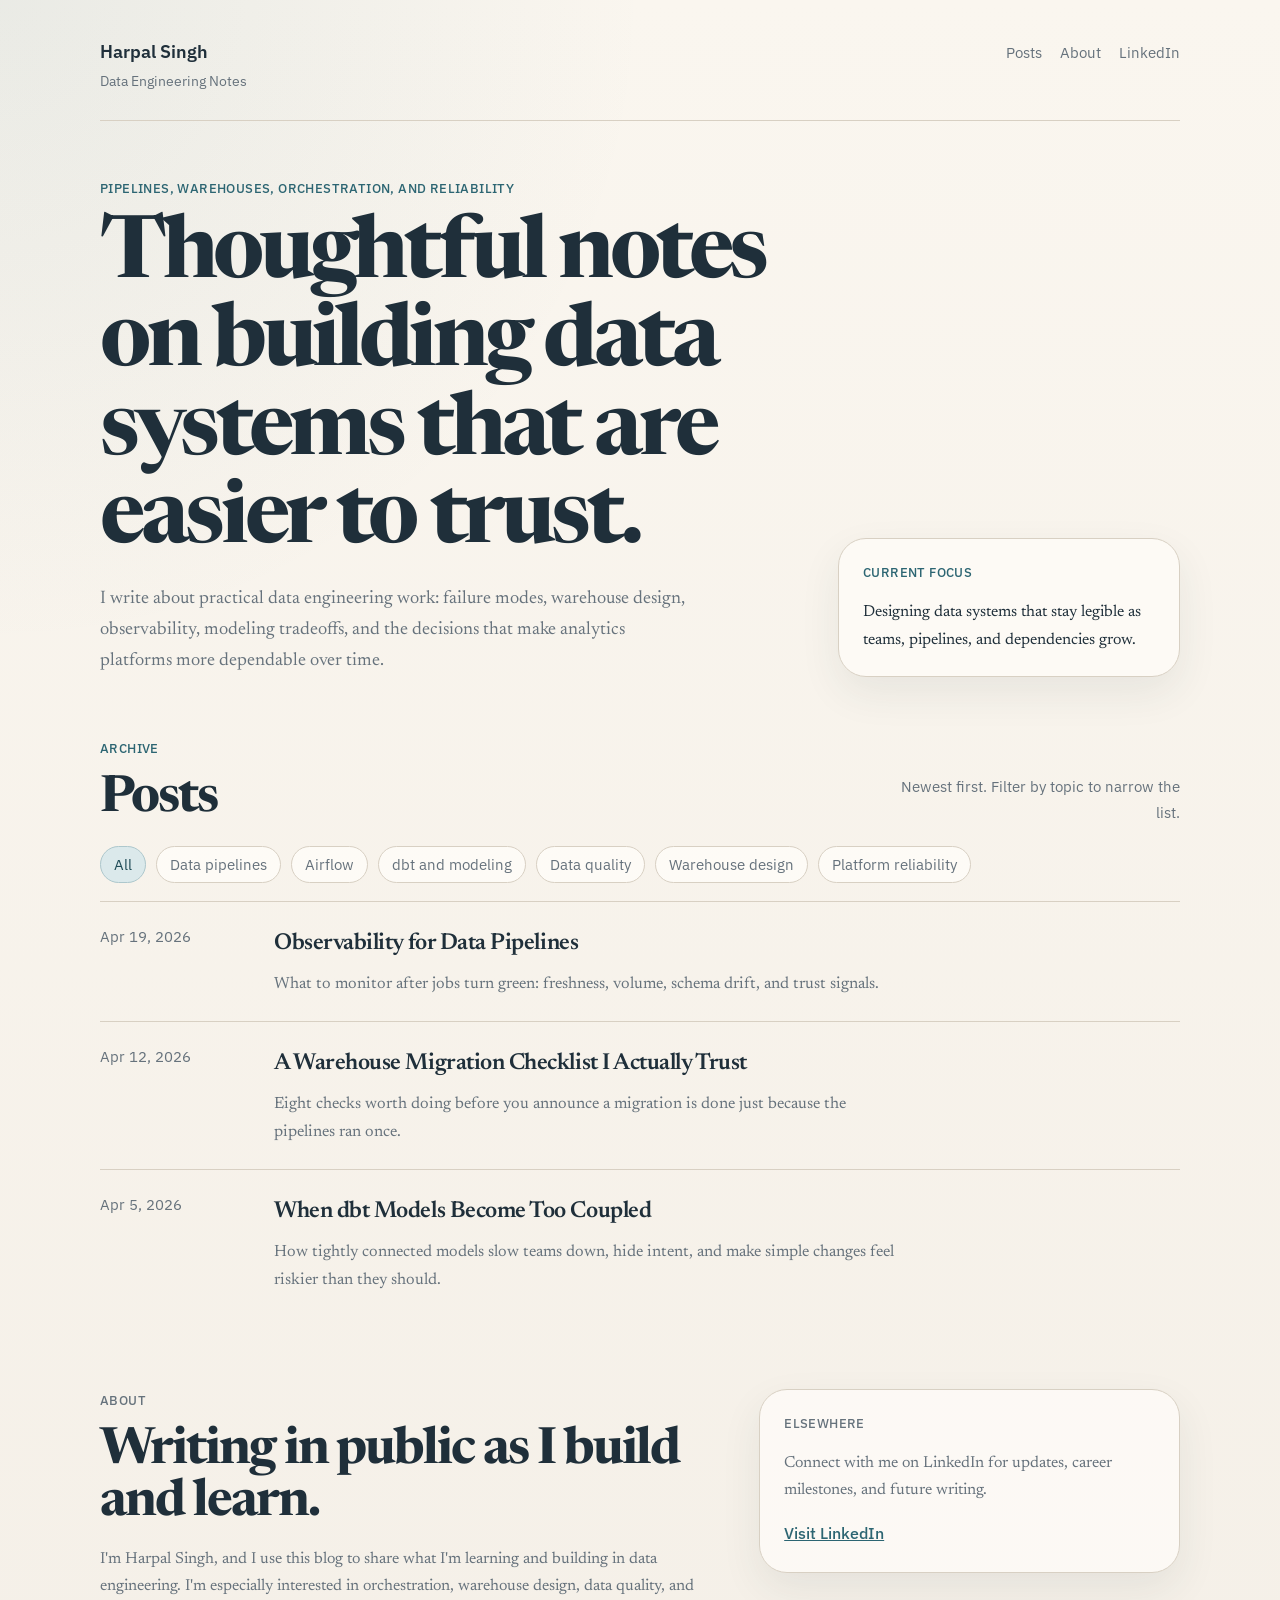
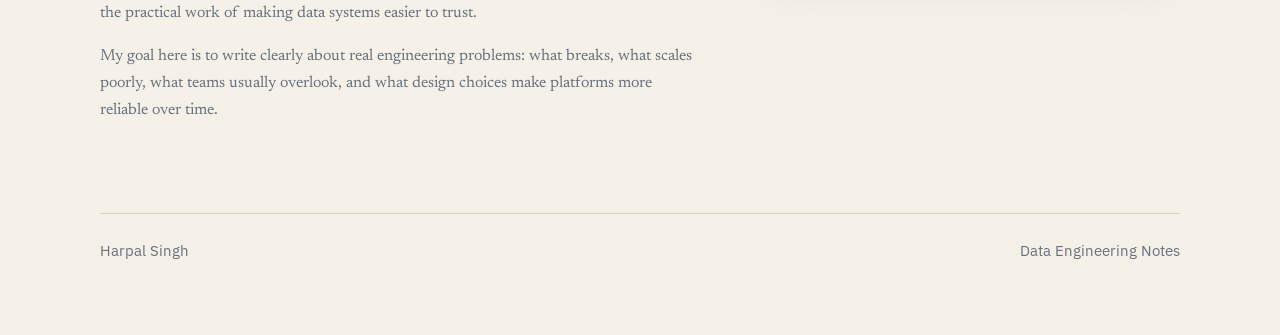
<file: index.html>
<!DOCTYPE html>
<html lang="en">
<head>
  <meta charset="UTF-8">
  <meta name="viewport" content="width=device-width, initial-scale=1.0">
  <title>Harpal Singh - Data Engineering Notes</title>
  <meta
    name="description"
    content="A personal blog about data engineering, orchestration, warehouse design, and building data systems people can trust."
  >
  <link rel="preconnect" href="https://fonts.googleapis.com">
  <link rel="preconnect" href="https://fonts.gstatic.com" crossorigin>
  <link
    href="https://fonts.googleapis.com/css2?family=Newsreader:opsz,wght@6..72,400;6..72,600;6..72,700&family=IBM+Plex+Sans:wght@400;500;600&display=swap"
    rel="stylesheet"
  >
  <link rel="stylesheet" href="styles.css">
</head>
<body>
  <div class="page-shell">
    <header class="site-header">
      <div class="brand-block">
        <a class="site-brand" href="index.html">Harpal Singh</a>
        <p class="site-kicker">Data Engineering Notes</p>
      </div>
      <nav class="site-nav" aria-label="Primary">
        <a href="#posts">Posts</a>
        <a href="#about">About</a>
        <a href="https://www.linkedin.com/in/harpal-singh091/">LinkedIn</a>
      </nav>
    </header>

    <main>
      <section class="hero">
        <div class="hero-copy">
          <p class="eyebrow">Pipelines, warehouses, orchestration, and reliability</p>
          <h1>Thoughtful notes on building data systems that are easier to trust.</h1>
          <p class="hero-text">
            I write about practical data engineering work: failure modes, warehouse
            design, observability, modeling tradeoffs, and the decisions that make
            analytics platforms more dependable over time.
          </p>
        </div>
        <aside class="hero-note">
          <p class="hero-note-label">Current focus</p>
          <p>
            Designing data systems that stay legible as teams, pipelines, and
            dependencies grow.
          </p>
        </aside>
      </section>

      <section id="posts" class="archive">
        <div class="archive-head">
          <div>
            <p class="section-label">Archive</p>
            <h2>Posts</h2>
          </div>
          <p id="posts-status" class="archive-status">
            Newest first. Filter by topic to narrow the list.
          </p>
        </div>

        <div id="topics" class="topic-strip" aria-label="Topic filters">
          <button class="topic-pill is-active" type="button" data-topic="all">All</button>
          <button class="topic-pill" type="button" data-topic="data-pipelines">Data pipelines</button>
          <button class="topic-pill" type="button" data-topic="airflow-and-orchestration">Airflow</button>
          <button class="topic-pill" type="button" data-topic="dbt-and-modeling">dbt and modeling</button>
          <button class="topic-pill" type="button" data-topic="data-quality">Data quality</button>
          <button class="topic-pill" type="button" data-topic="warehouse-design">Warehouse design</button>
          <button class="topic-pill" type="button" data-topic="platform-reliability">Platform reliability</button>
        </div>

        <ol class="post-list">
          <!-- POST_LIST_START -->
          <li class="post-row" data-topics="data-pipelines data-quality platform-reliability">
            <time datetime="2026-04-19">Apr 19, 2026</time>
            <div class="post-main">
              <a href="posts/observability-for-data-pipelines.html">Observability for Data Pipelines</a>
              <p>What to monitor after jobs turn green: freshness, volume, schema drift, and trust signals.</p>
            </div>
          </li>
          <li class="post-row" data-topics="warehouse-design data-pipelines platform-reliability">
            <time datetime="2026-04-12">Apr 12, 2026</time>
            <div class="post-main">
              <a href="posts/warehouse-migration-checklist.html">A Warehouse Migration Checklist I Actually Trust</a>
              <p>Eight checks worth doing before you announce a migration is done just because the pipelines ran once.</p>
            </div>
          </li>
          <li class="post-row" data-topics="dbt-and-modeling data-pipelines">
            <time datetime="2026-04-05">Apr 5, 2026</time>
            <div class="post-main">
              <a href="posts/dbt-model-coupling.html">When dbt Models Become Too Coupled</a>
              <p>How tightly connected models slow teams down, hide intent, and make simple changes feel riskier than they should.</p>
            </div>
          </li>
          <!-- POST_LIST_END -->
        </ol>

        <p id="empty-state" class="empty-state" hidden>
          No posts match this topic yet.
        </p>
      </section>

      <section id="about" class="about-section">
        <div class="about-copy">
          <p class="section-label">About</p>
          <h2>Writing in public as I build and learn.</h2>
          <p>
            I'm Harpal Singh, and I use this blog to share what I'm learning and building
            in data engineering. I'm especially interested in orchestration, warehouse
            design, data quality, and the practical work of making data systems easier
            to trust.
          </p>
          <p>
            My goal here is to write clearly about real engineering problems: what
            breaks, what scales poorly, what teams usually overlook, and what design
            choices make platforms more reliable over time.
          </p>
        </div>
        <div class="about-card">
          <p class="about-card-label">Elsewhere</p>
          <p>Connect with me on LinkedIn for updates, career milestones, and future writing.</p>
          <a href="https://www.linkedin.com/in/harpal-singh091/">Visit LinkedIn</a>
        </div>
      </section>
    </main>

    <footer class="site-footer">
      <p>Harpal Singh</p>
      <p>Data Engineering Notes</p>
    </footer>
  </div>

  <script src="script.js"></script>
</body>
</html>
</file>
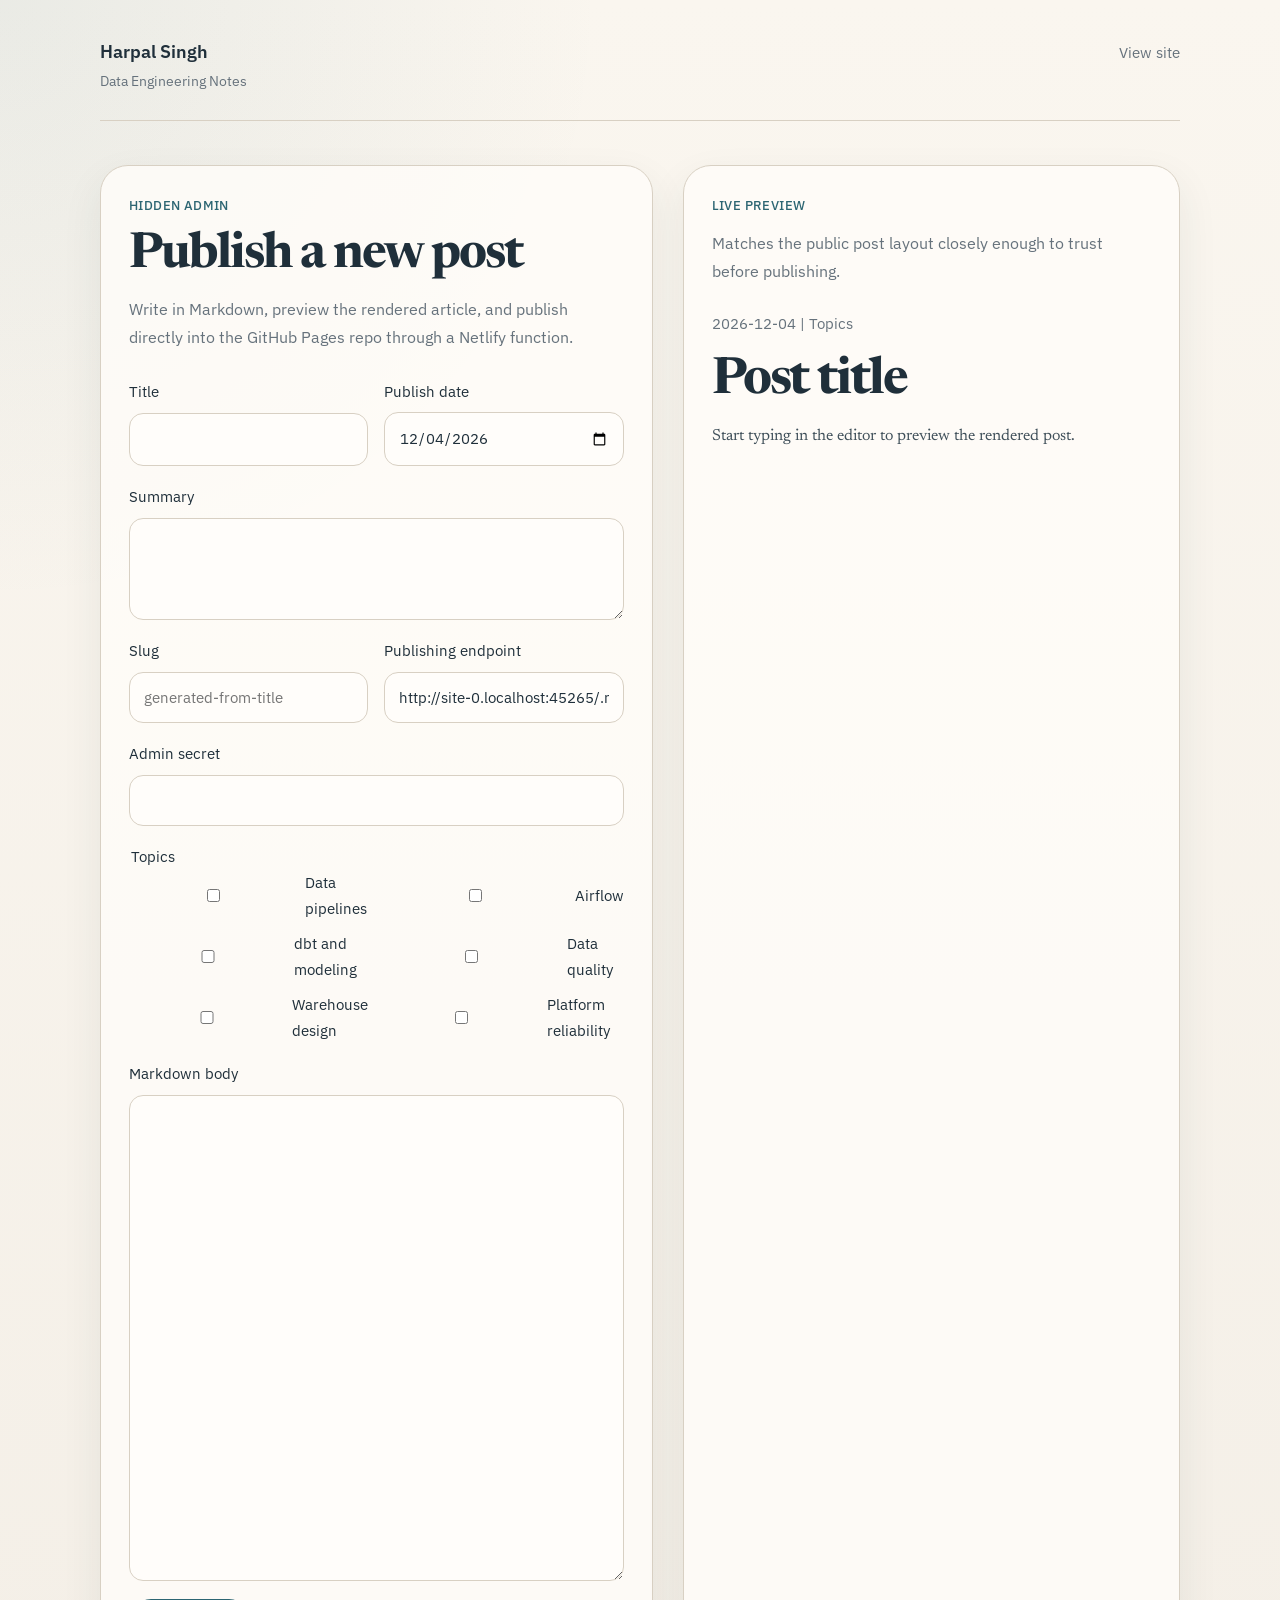
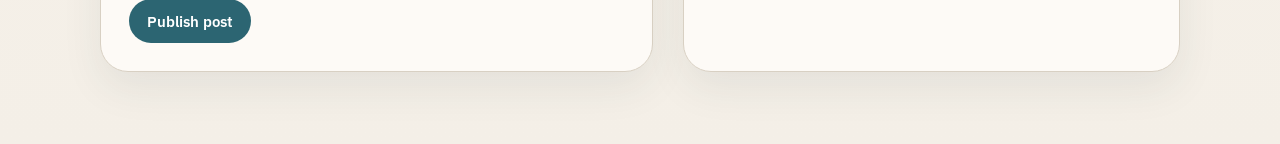
<file: admin.html>
<!DOCTYPE html>
<html lang="en">
<head>
  <meta charset="UTF-8">
  <meta name="viewport" content="width=device-width, initial-scale=1.0">
  <title>Admin | Harpal Singh - Data Engineering Notes</title>
  <meta name="robots" content="noindex,nofollow">
  <link rel="preconnect" href="https://fonts.googleapis.com">
  <link rel="preconnect" href="https://fonts.gstatic.com" crossorigin>
  <link
    href="https://fonts.googleapis.com/css2?family=Newsreader:opsz,wght@6..72,400;6..72,600;6..72,700&family=IBM+Plex+Sans:wght@400;500;600&display=swap"
    rel="stylesheet"
  >
  <link rel="stylesheet" href="styles.css">
  <link rel="stylesheet" href="admin.css">
</head>
<body>
  <div class="page-shell">
    <header class="site-header">
      <div class="brand-block">
        <a class="site-brand" href="index.html">Harpal Singh</a>
        <p class="site-kicker">Data Engineering Notes</p>
      </div>
      <nav class="site-nav" aria-label="Primary">
        <a href="index.html">View site</a>
      </nav>
    </header>

    <main class="admin-layout">
      <section class="admin-panel">
        <p class="section-label">Hidden admin</p>
        <h1>Publish a new post</h1>
        <p class="admin-intro">
          Write in Markdown, preview the rendered article, and publish directly into the
          GitHub Pages repo through a Netlify function.
        </p>

        <form id="post-form" class="post-form">
          <div class="form-grid form-grid-double">
            <label>
              Title
              <input id="title" name="title" type="text" required>
            </label>
            <label>
              Publish date
              <input id="date" name="date" type="date" required>
            </label>
          </div>

          <label>
            Summary
            <textarea id="summary" name="summary" rows="3" required></textarea>
          </label>

          <div class="form-grid form-grid-double">
            <label>
              Slug
              <input id="slug" name="slug" type="text" placeholder="generated-from-title" required>
            </label>
            <label>
              Publishing endpoint
              <input
                id="endpoint"
                name="endpoint"
                type="url"
                placeholder="https://your-site.netlify.app/.netlify/functions/publish-post"
                required
              >
            </label>
          </div>

          <label>
            Admin secret
            <input id="secret" name="secret" type="password" autocomplete="current-password" required>
          </label>

          <fieldset class="topic-fieldset">
            <legend>Topics</legend>
            <div class="topic-checkboxes">
              <label><input type="checkbox" name="topics" value="data-pipelines"> Data pipelines</label>
              <label><input type="checkbox" name="topics" value="airflow-and-orchestration"> Airflow</label>
              <label><input type="checkbox" name="topics" value="dbt-and-modeling"> dbt and modeling</label>
              <label><input type="checkbox" name="topics" value="data-quality"> Data quality</label>
              <label><input type="checkbox" name="topics" value="warehouse-design"> Warehouse design</label>
              <label><input type="checkbox" name="topics" value="platform-reliability"> Platform reliability</label>
            </div>
          </fieldset>

          <label>
            Markdown body
            <textarea id="markdownBody" name="markdownBody" rows="18" required></textarea>
          </label>

          <div class="form-actions">
            <button type="submit" id="publish-button">Publish post</button>
            <p id="form-message" class="form-message" aria-live="polite"></p>
          </div>
        </form>
      </section>

      <aside class="preview-panel">
        <div class="preview-head">
          <p class="section-label">Live preview</p>
          <p class="preview-note">Matches the public post layout closely enough to trust before publishing.</p>
        </div>
        <article id="preview-article" class="post-article preview-article">
          <div class="post-meta" id="preview-meta">Date | Topics</div>
          <h1 id="preview-title">Post title</h1>
          <div id="preview-body">
            <p>Start typing in the editor to preview the rendered post.</p>
          </div>
        </article>
      </aside>
    </main>
  </div>

  <script src="admin.js"></script>
</body>
</html>
</file>
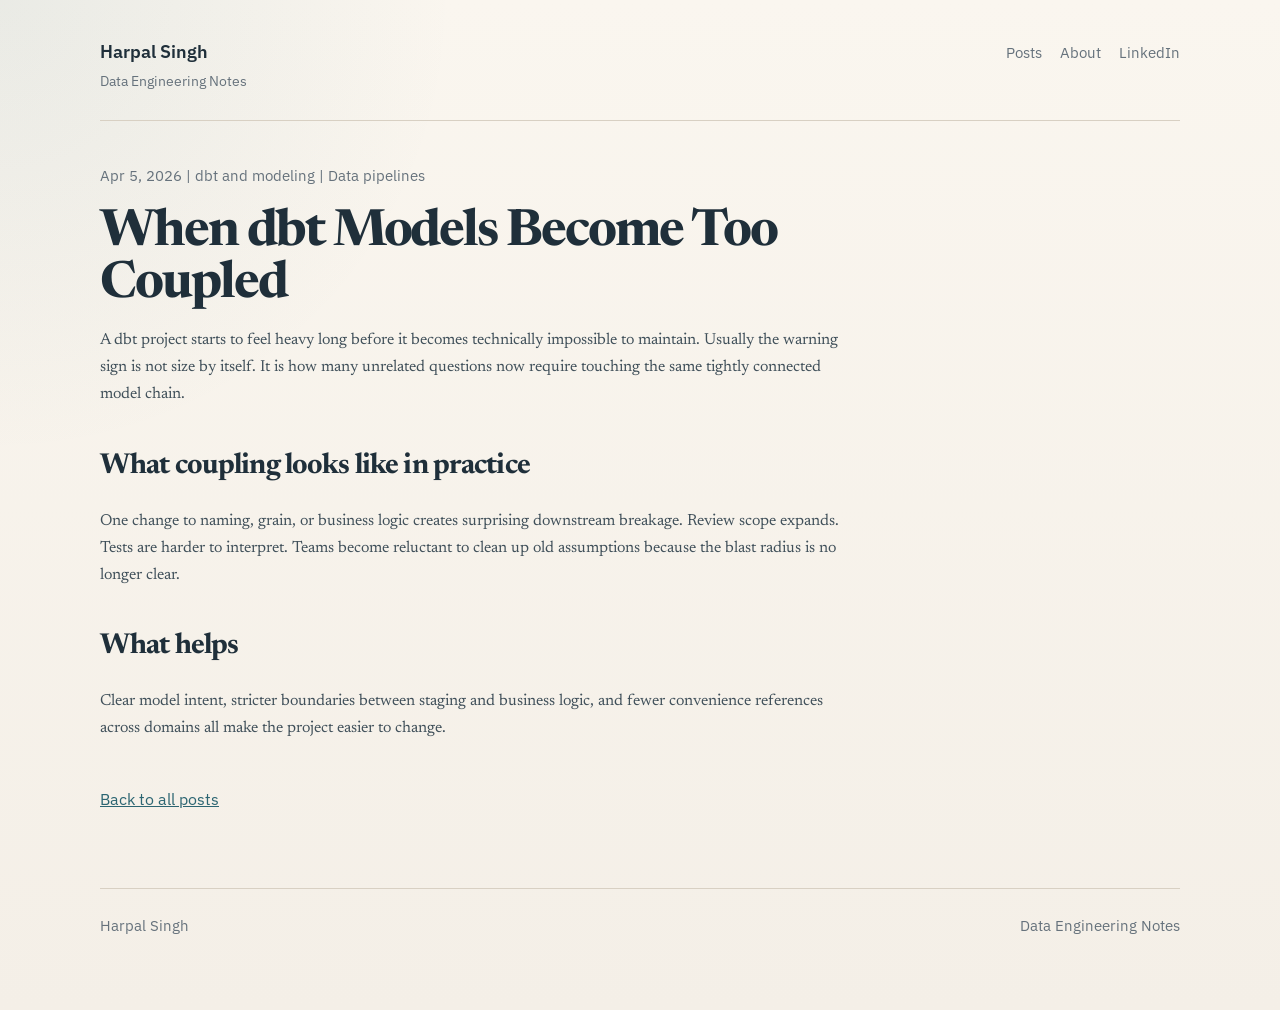
<file: posts/dbt-model-coupling.html>
<!DOCTYPE html>
<html lang="en">
<head>
  <meta charset="UTF-8">
  <meta name="viewport" content="width=device-width, initial-scale=1.0">
  <title>When dbt Models Become Too Coupled | Harpal Singh - Data Engineering Notes</title>
  <meta
    name="description"
    content="How tightly connected dbt models slow teams down and make simple changes feel riskier than they should."
  >
  <link rel="preconnect" href="https://fonts.googleapis.com">
  <link rel="preconnect" href="https://fonts.gstatic.com" crossorigin>
  <link
    href="https://fonts.googleapis.com/css2?family=Newsreader:opsz,wght@6..72,400;6..72,600;6..72,700&family=IBM+Plex+Sans:wght@400;500;600&display=swap"
    rel="stylesheet"
  >
  <link rel="stylesheet" href="../styles.css">
</head>
<body>
  <div class="page-shell">
    <header class="site-header">
      <div class="brand-block">
        <a class="site-brand" href="../index.html">Harpal Singh</a>
        <p class="site-kicker">Data Engineering Notes</p>
      </div>
      <nav class="site-nav" aria-label="Primary">
        <a href="../index.html#posts">Posts</a>
        <a href="../index.html#about">About</a>
        <a href="https://www.linkedin.com/in/harpal-singh091/">LinkedIn</a>
      </nav>
    </header>

    <main class="post-article">
      <div class="post-meta">Apr 5, 2026 | dbt and modeling | Data pipelines</div>
      <h1>When dbt Models Become Too Coupled</h1>

      <p>
        A dbt project starts to feel heavy long before it becomes technically impossible
        to maintain. Usually the warning sign is not size by itself. It is how many
        unrelated questions now require touching the same tightly connected model chain.
      </p>

      <h2>What coupling looks like in practice</h2>
      <p>
        One change to naming, grain, or business logic creates surprising downstream
        breakage. Review scope expands. Tests are harder to interpret. Teams become
        reluctant to clean up old assumptions because the blast radius is no longer clear.
      </p>

      <h2>What helps</h2>
      <p>
        Clear model intent, stricter boundaries between staging and business logic, and
        fewer convenience references across domains all make the project easier to change.
      </p>

      <a class="back-link" href="../index.html">Back to all posts</a>
    </main>

    <footer class="site-footer">
      <p>Harpal Singh</p>
      <p>Data Engineering Notes</p>
    </footer>
  </div>
</body>
</html>
</file>
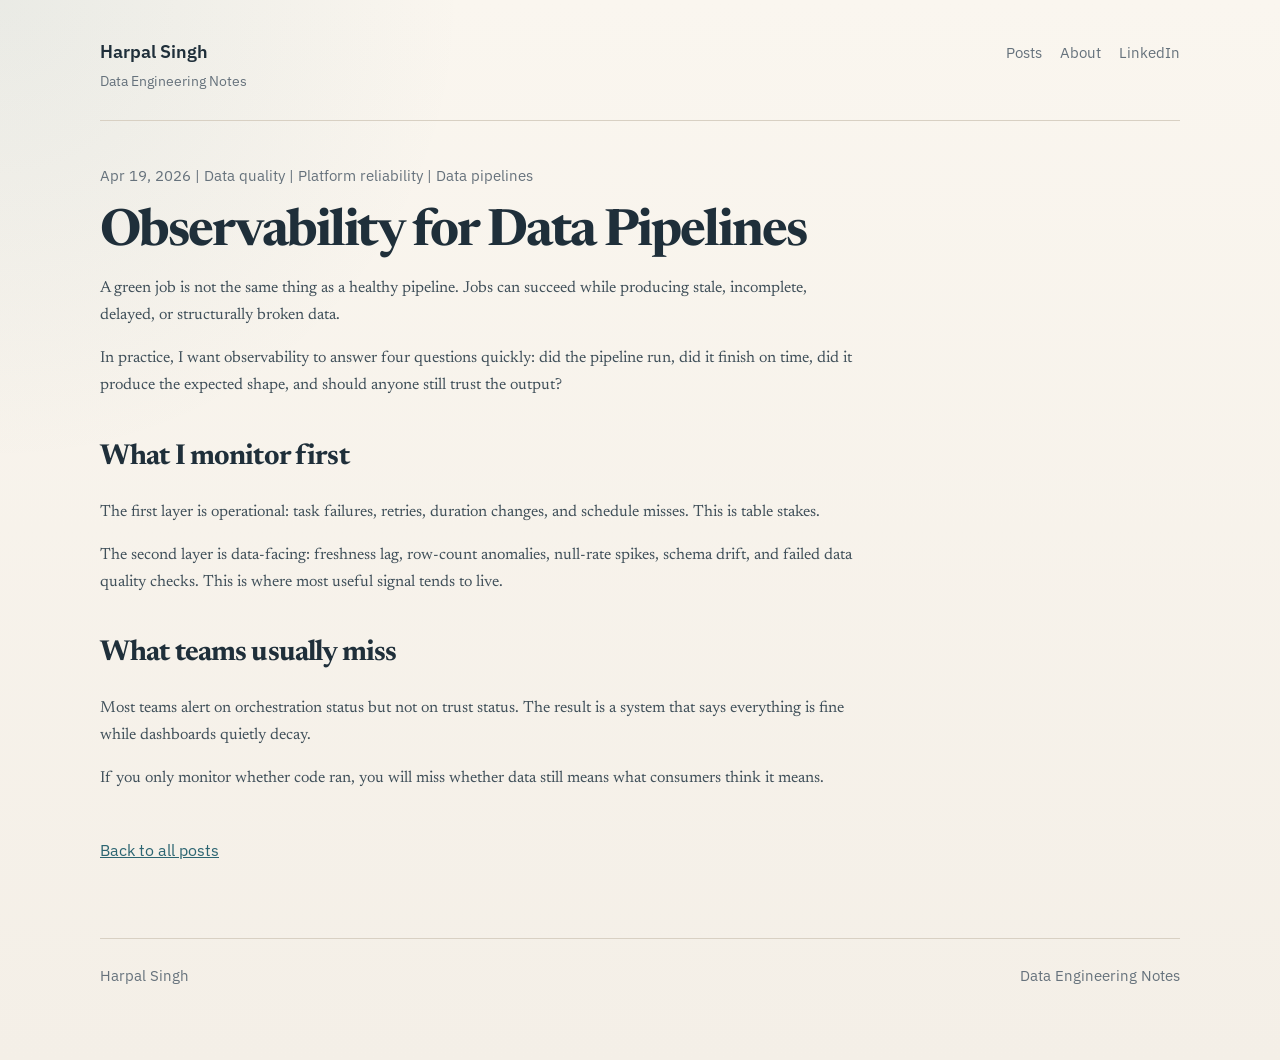
<file: posts/observability-for-data-pipelines.html>
<!DOCTYPE html>
<html lang="en">
<head>
  <meta charset="UTF-8">
  <meta name="viewport" content="width=device-width, initial-scale=1.0">
  <title>Observability for Data Pipelines | Harpal Singh - Data Engineering Notes</title>
  <meta
    name="description"
    content="What to monitor after data jobs succeed: freshness, volume, schema drift, and trust."
  >
  <link rel="preconnect" href="https://fonts.googleapis.com">
  <link rel="preconnect" href="https://fonts.gstatic.com" crossorigin>
  <link
    href="https://fonts.googleapis.com/css2?family=Newsreader:opsz,wght@6..72,400;6..72,600;6..72,700&family=IBM+Plex+Sans:wght@400;500;600&display=swap"
    rel="stylesheet"
  >
  <link rel="stylesheet" href="../styles.css">
</head>
<body>
  <div class="page-shell">
    <header class="site-header">
      <div class="brand-block">
        <a class="site-brand" href="../index.html">Harpal Singh</a>
        <p class="site-kicker">Data Engineering Notes</p>
      </div>
      <nav class="site-nav" aria-label="Primary">
        <a href="../index.html#posts">Posts</a>
        <a href="../index.html#about">About</a>
        <a href="https://www.linkedin.com/in/harpal-singh091/">LinkedIn</a>
      </nav>
    </header>

    <main class="post-article">
      <div class="post-meta">Apr 19, 2026 | Data quality | Platform reliability | Data pipelines</div>
      <h1>Observability for Data Pipelines</h1>

      <p>
        A green job is not the same thing as a healthy pipeline. Jobs can succeed while
        producing stale, incomplete, delayed, or structurally broken data.
      </p>

      <p>
        In practice, I want observability to answer four questions quickly: did the
        pipeline run, did it finish on time, did it produce the expected shape, and
        should anyone still trust the output?
      </p>

      <h2>What I monitor first</h2>
      <p>
        The first layer is operational: task failures, retries, duration changes, and
        schedule misses. This is table stakes.
      </p>

      <p>
        The second layer is data-facing: freshness lag, row-count anomalies, null-rate
        spikes, schema drift, and failed data quality checks. This is where most useful
        signal tends to live.
      </p>

      <h2>What teams usually miss</h2>
      <p>
        Most teams alert on orchestration status but not on trust status. The result is
        a system that says everything is fine while dashboards quietly decay.
      </p>

      <p>
        If you only monitor whether code ran, you will miss whether data still means
        what consumers think it means.
      </p>

      <a class="back-link" href="../index.html">Back to all posts</a>
    </main>

    <footer class="site-footer">
      <p>Harpal Singh</p>
      <p>Data Engineering Notes</p>
    </footer>
  </div>
</body>
</html>
</file>
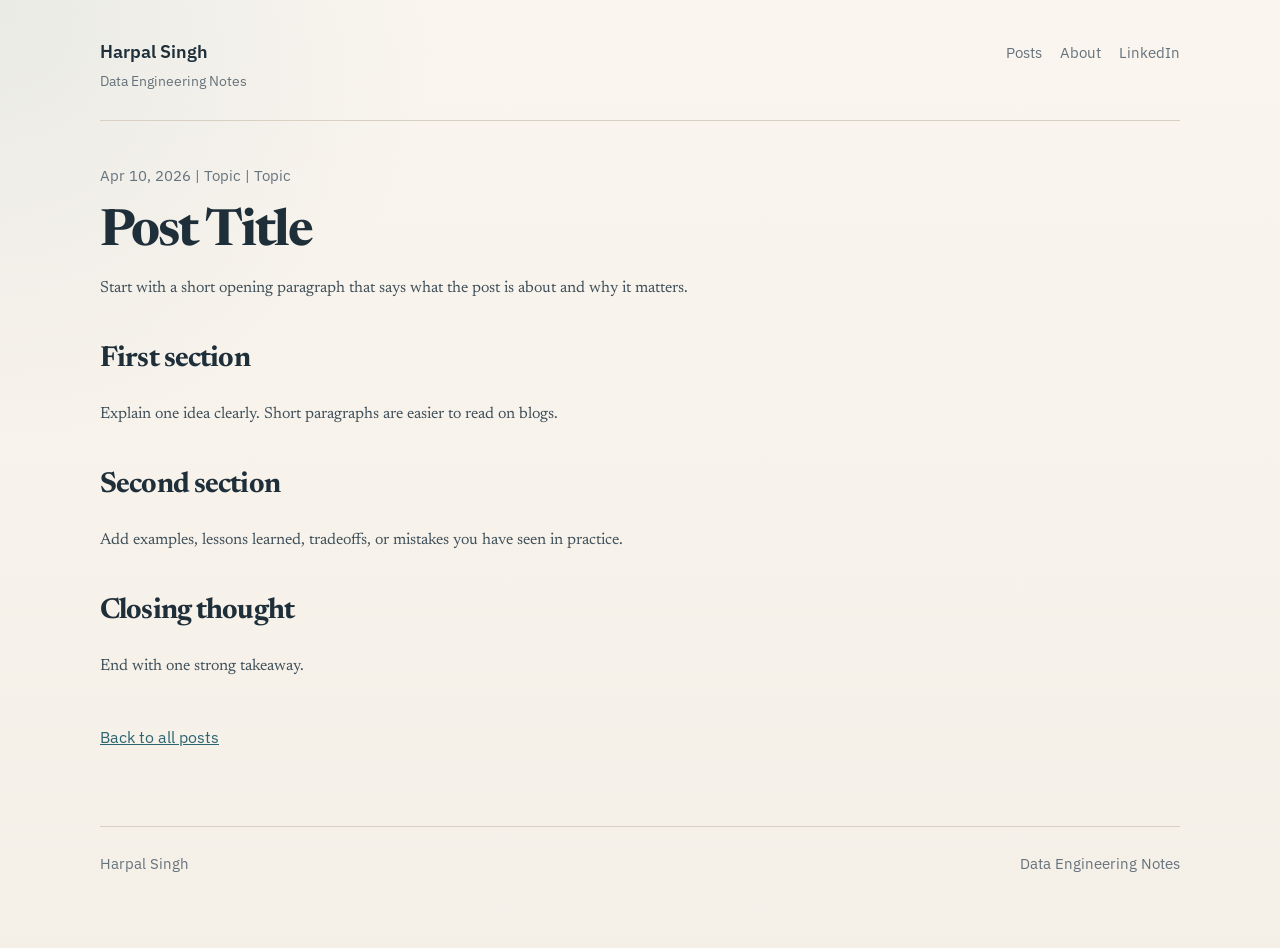
<file: posts/template.html>
<!DOCTYPE html>
<html lang="en">
<head>
  <meta charset="UTF-8">
  <meta name="viewport" content="width=device-width, initial-scale=1.0">
  <title>Post Title | Harpal Singh - Data Engineering Notes</title>
  <meta
    name="description"
    content="One-sentence summary of the post."
  >
  <link rel="preconnect" href="https://fonts.googleapis.com">
  <link rel="preconnect" href="https://fonts.gstatic.com" crossorigin>
  <link
    href="https://fonts.googleapis.com/css2?family=Newsreader:opsz,wght@6..72,400;6..72,600;6..72,700&family=IBM+Plex+Sans:wght@400;500;600&display=swap"
    rel="stylesheet"
  >
  <link rel="stylesheet" href="../styles.css">
</head>
<body>
  <div class="page-shell">
    <header class="site-header">
      <div class="brand-block">
        <a class="site-brand" href="../index.html">Harpal Singh</a>
        <p class="site-kicker">Data Engineering Notes</p>
      </div>
      <nav class="site-nav" aria-label="Primary">
        <a href="../index.html#posts">Posts</a>
        <a href="../index.html#about">About</a>
        <a href="https://www.linkedin.com/in/harpal-singh091/">LinkedIn</a>
      </nav>
    </header>

    <main class="post-article">
      <div class="post-meta">Apr 10, 2026 | Topic | Topic</div>
      <h1>Post Title</h1>

      <p>Start with a short opening paragraph that says what the post is about and why it matters.</p>

      <h2>First section</h2>
      <p>Explain one idea clearly. Short paragraphs are easier to read on blogs.</p>

      <h2>Second section</h2>
      <p>Add examples, lessons learned, tradeoffs, or mistakes you have seen in practice.</p>

      <h2>Closing thought</h2>
      <p>End with one strong takeaway.</p>

      <a class="back-link" href="../index.html">Back to all posts</a>
    </main>

    <footer class="site-footer">
      <p>Harpal Singh</p>
      <p>Data Engineering Notes</p>
    </footer>
  </div>
</body>
</html>
</file>
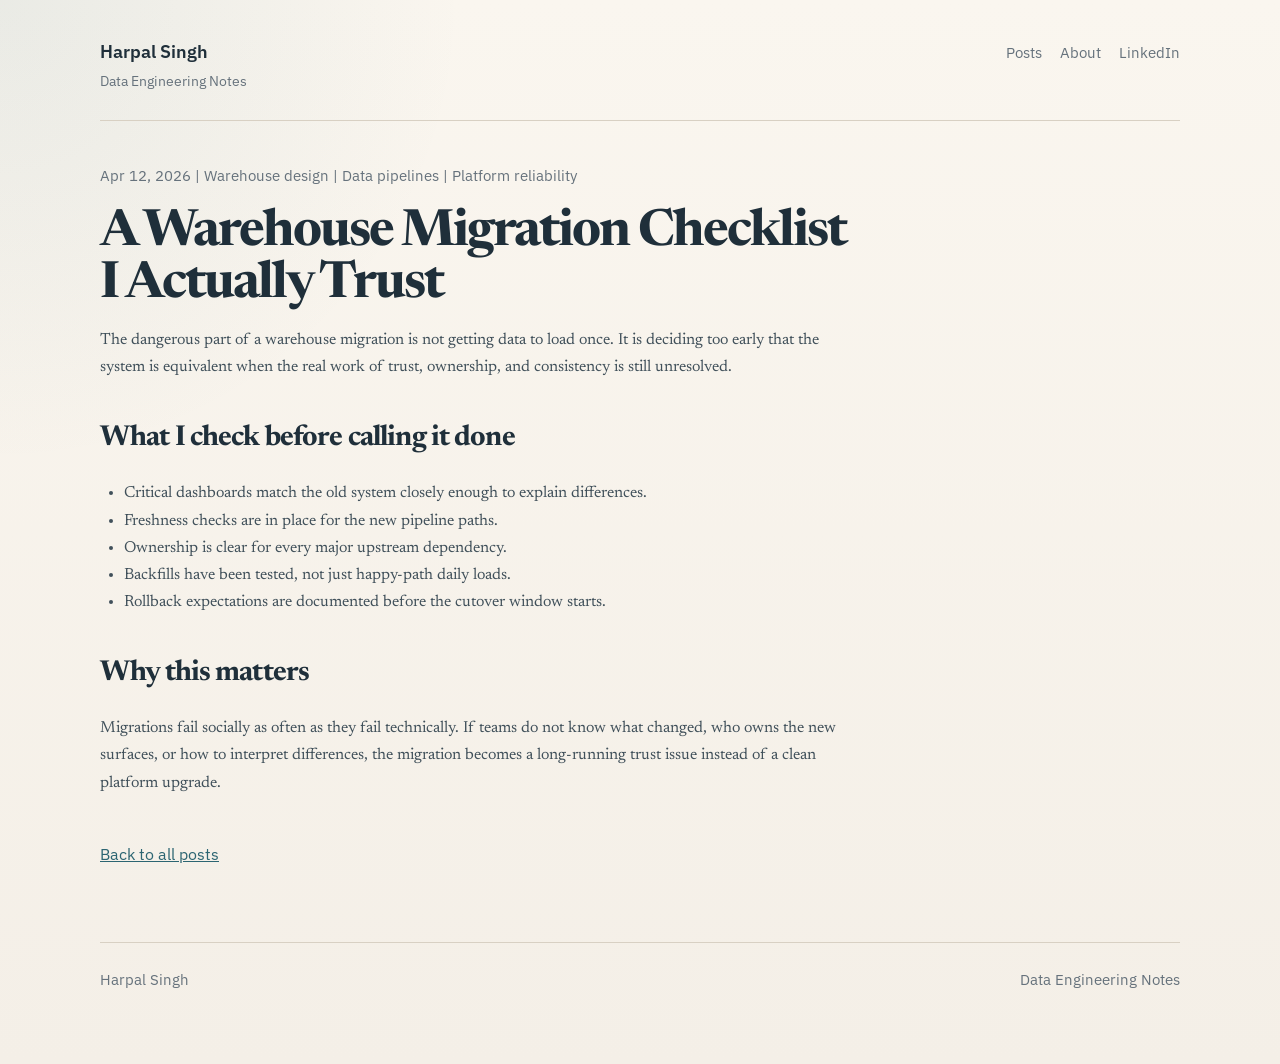
<file: posts/warehouse-migration-checklist.html>
<!DOCTYPE html>
<html lang="en">
<head>
  <meta charset="UTF-8">
  <meta name="viewport" content="width=device-width, initial-scale=1.0">
  <title>A Warehouse Migration Checklist I Actually Trust | Harpal Singh - Data Engineering Notes</title>
  <meta
    name="description"
    content="Eight checks worth doing before you call a warehouse migration complete."
  >
  <link rel="preconnect" href="https://fonts.googleapis.com">
  <link rel="preconnect" href="https://fonts.gstatic.com" crossorigin>
  <link
    href="https://fonts.googleapis.com/css2?family=Newsreader:opsz,wght@6..72,400;6..72,600;6..72,700&family=IBM+Plex+Sans:wght@400;500;600&display=swap"
    rel="stylesheet"
  >
  <link rel="stylesheet" href="../styles.css">
</head>
<body>
  <div class="page-shell">
    <header class="site-header">
      <div class="brand-block">
        <a class="site-brand" href="../index.html">Harpal Singh</a>
        <p class="site-kicker">Data Engineering Notes</p>
      </div>
      <nav class="site-nav" aria-label="Primary">
        <a href="../index.html#posts">Posts</a>
        <a href="../index.html#about">About</a>
        <a href="https://www.linkedin.com/in/harpal-singh091/">LinkedIn</a>
      </nav>
    </header>

    <main class="post-article">
      <div class="post-meta">Apr 12, 2026 | Warehouse design | Data pipelines | Platform reliability</div>
      <h1>A Warehouse Migration Checklist I Actually Trust</h1>

      <p>
        The dangerous part of a warehouse migration is not getting data to load once.
        It is deciding too early that the system is equivalent when the real work of
        trust, ownership, and consistency is still unresolved.
      </p>

      <h2>What I check before calling it done</h2>
      <ul>
        <li>Critical dashboards match the old system closely enough to explain differences.</li>
        <li>Freshness checks are in place for the new pipeline paths.</li>
        <li>Ownership is clear for every major upstream dependency.</li>
        <li>Backfills have been tested, not just happy-path daily loads.</li>
        <li>Rollback expectations are documented before the cutover window starts.</li>
      </ul>

      <h2>Why this matters</h2>
      <p>
        Migrations fail socially as often as they fail technically. If teams do not know
        what changed, who owns the new surfaces, or how to interpret differences, the
        migration becomes a long-running trust issue instead of a clean platform upgrade.
      </p>

      <a class="back-link" href="../index.html">Back to all posts</a>
    </main>

    <footer class="site-footer">
      <p>Harpal Singh</p>
      <p>Data Engineering Notes</p>
    </footer>
  </div>
</body>
</html>
</file>
<file: styles.css>
:root {
  --bg: #f4efe7;
  --surface: #fffdf9;
  --surface-soft: #f8f3ea;
  --text: #1f2f3a;
  --muted: #66727c;
  --line: #d8d0c3;
  --accent: #2c6572;
  --accent-strong: #1f4c57;
  --chip-active-bg: #dbe9eb;
  --chip-active-border: #adc7cc;
  --max-width: 1080px;
  --radius-md: 18px;
  --radius-lg: 28px;
  --shadow-soft: 0 16px 40px rgba(42, 58, 66, 0.08);
}

* {
  box-sizing: border-box;
}

html {
  scroll-behavior: smooth;
}

body {
  margin: 0;
  background:
    radial-gradient(circle at top left, rgba(44, 101, 114, 0.08), transparent 28%),
    linear-gradient(180deg, #faf6ef 0%, var(--bg) 100%);
  color: var(--text);
  font-family: "Newsreader", Georgia, serif;
  line-height: 1.7;
  text-rendering: optimizeLegibility;
}

a {
  color: var(--accent);
}

a:hover,
a:focus-visible {
  color: var(--accent-strong);
}

.page-shell {
  width: min(calc(100% - 48px), var(--max-width));
  margin: 0 auto;
  padding: 36px 0 72px;
}

.site-header,
.site-footer {
  display: flex;
  align-items: baseline;
  justify-content: space-between;
  gap: 24px;
}

.site-header {
  padding-bottom: 26px;
  border-bottom: 1px solid var(--line);
}

.brand-block {
  display: grid;
  gap: 2px;
}

.site-brand {
  color: var(--text);
  text-decoration: none;
  font-family: "IBM Plex Sans", sans-serif;
  font-size: 1.15rem;
  font-weight: 600;
}

.site-kicker {
  margin: 0;
  color: var(--muted);
  font-family: "IBM Plex Sans", sans-serif;
  font-size: 0.9rem;
}

.site-nav {
  display: flex;
  flex-wrap: wrap;
  gap: 18px;
  font-family: "IBM Plex Sans", sans-serif;
  font-size: 0.95rem;
}

.site-nav a {
  color: var(--muted);
  text-decoration: none;
}

.site-nav a:hover,
.site-nav a:focus-visible {
  color: var(--text);
}

.hero {
  display: grid;
  grid-template-columns: minmax(0, 1.35fr) minmax(260px, 0.65fr);
  gap: 28px;
  align-items: end;
  padding: 56px 0 40px;
}

.eyebrow,
.section-label,
.hero-note-label,
.about-card-label {
  margin: 0 0 14px;
  color: var(--accent);
  font-family: "IBM Plex Sans", sans-serif;
  font-size: 0.83rem;
  font-weight: 500;
  letter-spacing: 0.03em;
  text-transform: uppercase;
}

.hero h1,
.archive h2,
.about-section h2,
.post-article h1 {
  margin: 0;
  line-height: 1.02;
  color: var(--text);
}

.hero h1 {
  max-width: 12ch;
  font-size: clamp(3rem, 7vw, 5.4rem);
  letter-spacing: -0.05em;
}

.hero-text,
.archive-status,
.post-main p,
.about-copy p,
.about-card p,
.site-footer {
  color: var(--muted);
}

.hero-text {
  max-width: 60ch;
  margin: 18px 0 0;
  font-size: 1.14rem;
}

.hero-note {
  padding: 22px 24px;
  border: 1px solid var(--line);
  border-radius: var(--radius-lg);
  background: rgba(255, 253, 249, 0.76);
  box-shadow: var(--shadow-soft);
}

.hero-note p:last-child {
  margin-bottom: 0;
}

.archive {
  padding-top: 20px;
}

.archive-head {
  display: flex;
  align-items: end;
  justify-content: space-between;
  gap: 20px;
  margin-bottom: 20px;
}

.archive h2,
.about-section h2,
.post-article h1 {
  font-size: clamp(2.2rem, 4vw, 3.4rem);
  letter-spacing: -0.04em;
}

.archive-status {
  max-width: 32ch;
  margin: 0;
  text-align: right;
  font-family: "IBM Plex Sans", sans-serif;
  font-size: 0.95rem;
}

.topic-strip {
  display: flex;
  flex-wrap: wrap;
  gap: 10px;
  margin-bottom: 18px;
}

.topic-pill {
  padding: 8px 13px;
  border: 1px solid var(--line);
  border-radius: 999px;
  background: rgba(255, 253, 249, 0.82);
  color: var(--muted);
  cursor: pointer;
  font-family: "IBM Plex Sans", sans-serif;
  font-size: 0.92rem;
  transition: border-color 160ms ease, background 160ms ease, color 160ms ease, transform 160ms ease;
}

.topic-pill:hover,
.topic-pill:focus-visible {
  border-color: #bcae99;
  background: #fffdfa;
  color: var(--text);
  transform: translateY(-1px);
}

.topic-pill.is-active {
  border-color: var(--chip-active-border);
  background: var(--chip-active-bg);
  color: var(--accent-strong);
}

.post-list {
  margin: 0;
  padding: 0;
  list-style: none;
}

.post-row {
  display: grid;
  grid-template-columns: 150px minmax(0, 1fr);
  gap: 24px;
  padding: 22px 0;
  border-top: 1px solid var(--line);
}

.post-row.is-hidden {
  display: none;
}

.post-row time {
  color: var(--muted);
  font-family: "IBM Plex Sans", sans-serif;
  font-size: 0.92rem;
}

.post-main {
  min-width: 0;
}

.post-main a {
  color: var(--text);
  text-decoration: none;
  font-size: 1.45rem;
  font-weight: 600;
  letter-spacing: -0.02em;
}

.post-main a:hover,
.post-main a:focus-visible {
  color: var(--accent);
}

.post-main p {
  max-width: 70ch;
  margin: 8px 0 0;
  font-size: 1.02rem;
}

.empty-state {
  margin: 16px 0 0;
  color: var(--muted);
  font-family: "IBM Plex Sans", sans-serif;
}

.about-section {
  display: grid;
  grid-template-columns: minmax(0, 1.2fr) minmax(240px, 0.8fr);
  gap: 28px;
  padding-top: 72px;
}

.about-copy p {
  max-width: 66ch;
}

.about-card {
  align-self: start;
  padding: 22px 24px;
  border: 1px solid var(--line);
  border-radius: var(--radius-lg);
  background: rgba(255, 253, 249, 0.76);
  box-shadow: var(--shadow-soft);
}

.about-card a {
  font-family: "IBM Plex Sans", sans-serif;
  font-weight: 500;
}

.site-footer {
  margin-top: 72px;
  padding-top: 24px;
  border-top: 1px solid var(--line);
  font-family: "IBM Plex Sans", sans-serif;
  font-size: 0.92rem;
}

.site-footer p {
  margin: 0;
}

.post-article {
  max-width: 760px;
  padding: 42px 0 0;
}

.post-meta {
  margin-bottom: 18px;
  color: var(--muted);
  font-family: "IBM Plex Sans", sans-serif;
  font-size: 0.95rem;
}

.post-article h2 {
  margin: 34px 0 10px;
  font-size: 1.8rem;
  letter-spacing: -0.03em;
}

.post-article p,
.post-article li,
.post-article blockquote {
  color: #40505a;
}

.post-article pre {
  overflow-x: auto;
  padding: 16px 18px;
  border-radius: var(--radius-md);
  background: #efeae1;
}

.post-article code {
  padding: 0.08em 0.35em;
  border-radius: 4px;
  background: #ece6dc;
  font-family: Consolas, monospace;
  font-size: 0.92em;
}

.post-article pre code {
  padding: 0;
  background: transparent;
}

.post-article blockquote {
  margin: 24px 0;
  padding-left: 18px;
  border-left: 3px solid #cabaa3;
}

.post-article ul,
.post-article ol {
  padding-left: 24px;
}

.back-link {
  display: inline-block;
  margin-top: 28px;
  font-family: "IBM Plex Sans", sans-serif;
}

@media (max-width: 900px) {
  .hero,
  .about-section {
    grid-template-columns: 1fr;
  }

  .archive-head {
    align-items: start;
    flex-direction: column;
  }

  .archive-status {
    max-width: none;
    text-align: left;
  }
}

@media (max-width: 720px) {
  .page-shell {
    width: min(calc(100% - 28px), var(--max-width));
  }

  .site-header,
  .site-footer {
    flex-direction: column;
    align-items: flex-start;
  }

  .post-row {
    grid-template-columns: 1fr;
    gap: 8px;
  }

  .hero h1 {
    max-width: none;
    font-size: clamp(2.6rem, 12vw, 4rem);
  }

  .hero-text {
    font-size: 1.04rem;
  }
}
</file>
<file: admin.css>
.admin-layout {
  display: grid;
  grid-template-columns: minmax(0, 1fr) minmax(340px, 0.9fr);
  gap: 30px;
  padding-top: 44px;
}

.admin-panel,
.preview-panel {
  padding: 28px;
  border: 1px solid var(--line);
  border-radius: var(--radius-lg);
  background: rgba(255, 253, 249, 0.82);
  box-shadow: var(--shadow-soft);
}

.admin-panel h1 {
  margin: 0;
  font-size: clamp(2.1rem, 4vw, 3.1rem);
  letter-spacing: -0.04em;
  line-height: 1.05;
}

.admin-intro,
.preview-note,
.form-message {
  color: var(--muted);
  font-family: "IBM Plex Sans", sans-serif;
}

.admin-intro {
  max-width: 58ch;
  margin: 14px 0 0;
}

.post-form {
  display: grid;
  gap: 18px;
  margin-top: 28px;
}

.post-form label,
.topic-fieldset {
  display: grid;
  gap: 8px;
  color: var(--text);
  font-family: "IBM Plex Sans", sans-serif;
  font-size: 0.94rem;
}

.form-grid {
  display: grid;
  gap: 16px;
}

.form-grid-double {
  grid-template-columns: repeat(2, minmax(0, 1fr));
}

.post-form input,
.post-form textarea {
  width: 100%;
  padding: 12px 14px;
  border: 1px solid var(--line);
  border-radius: 14px;
  background: #fffdfa;
  color: var(--text);
  font: inherit;
}

.post-form textarea {
  resize: vertical;
}

.topic-fieldset {
  margin: 0;
  padding: 0;
  border: 0;
}

.topic-checkboxes {
  display: grid;
  grid-template-columns: repeat(2, minmax(0, 1fr));
  gap: 10px 14px;
}

.topic-checkboxes label {
  display: flex;
  align-items: center;
  gap: 8px;
}

.form-actions {
  display: flex;
  flex-wrap: wrap;
  align-items: center;
  gap: 14px;
}

.form-actions button {
  padding: 12px 18px;
  border: 0;
  border-radius: 999px;
  background: var(--accent);
  color: #fff;
  cursor: pointer;
  font-family: "IBM Plex Sans", sans-serif;
  font-size: 0.95rem;
  font-weight: 600;
}

.form-actions button:hover,
.form-actions button:focus-visible {
  background: var(--accent-strong);
}

.form-message {
  margin: 0;
  min-height: 1.4em;
}

.form-message.is-error {
  color: #9d3b31;
}

.form-message.is-success {
  color: #215d46;
}

.preview-head {
  margin-bottom: 16px;
}

.preview-note {
  margin: 8px 0 0;
}

.preview-article {
  padding-top: 10px;
}

@media (max-width: 940px) {
  .admin-layout {
    grid-template-columns: 1fr;
  }
}

@media (max-width: 720px) {
  .form-grid-double,
  .topic-checkboxes {
    grid-template-columns: 1fr;
  }
}
</file>
